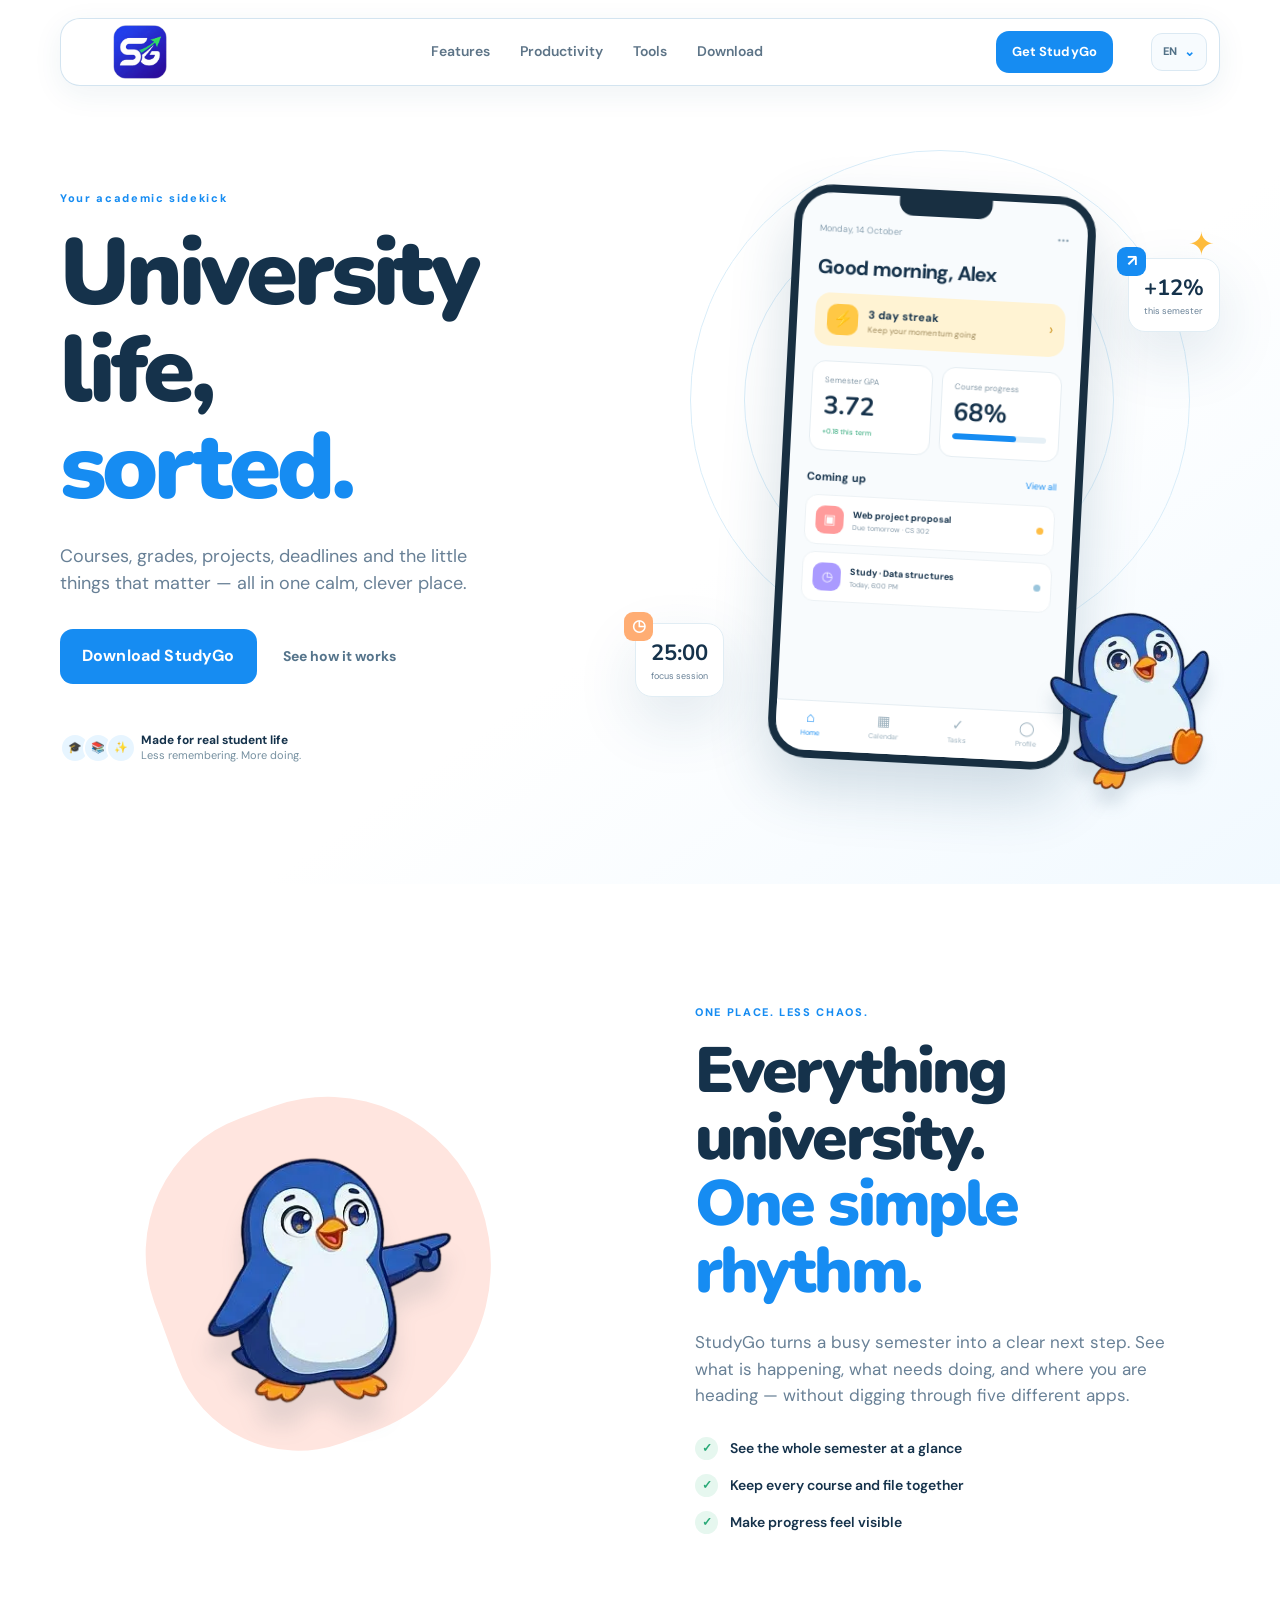
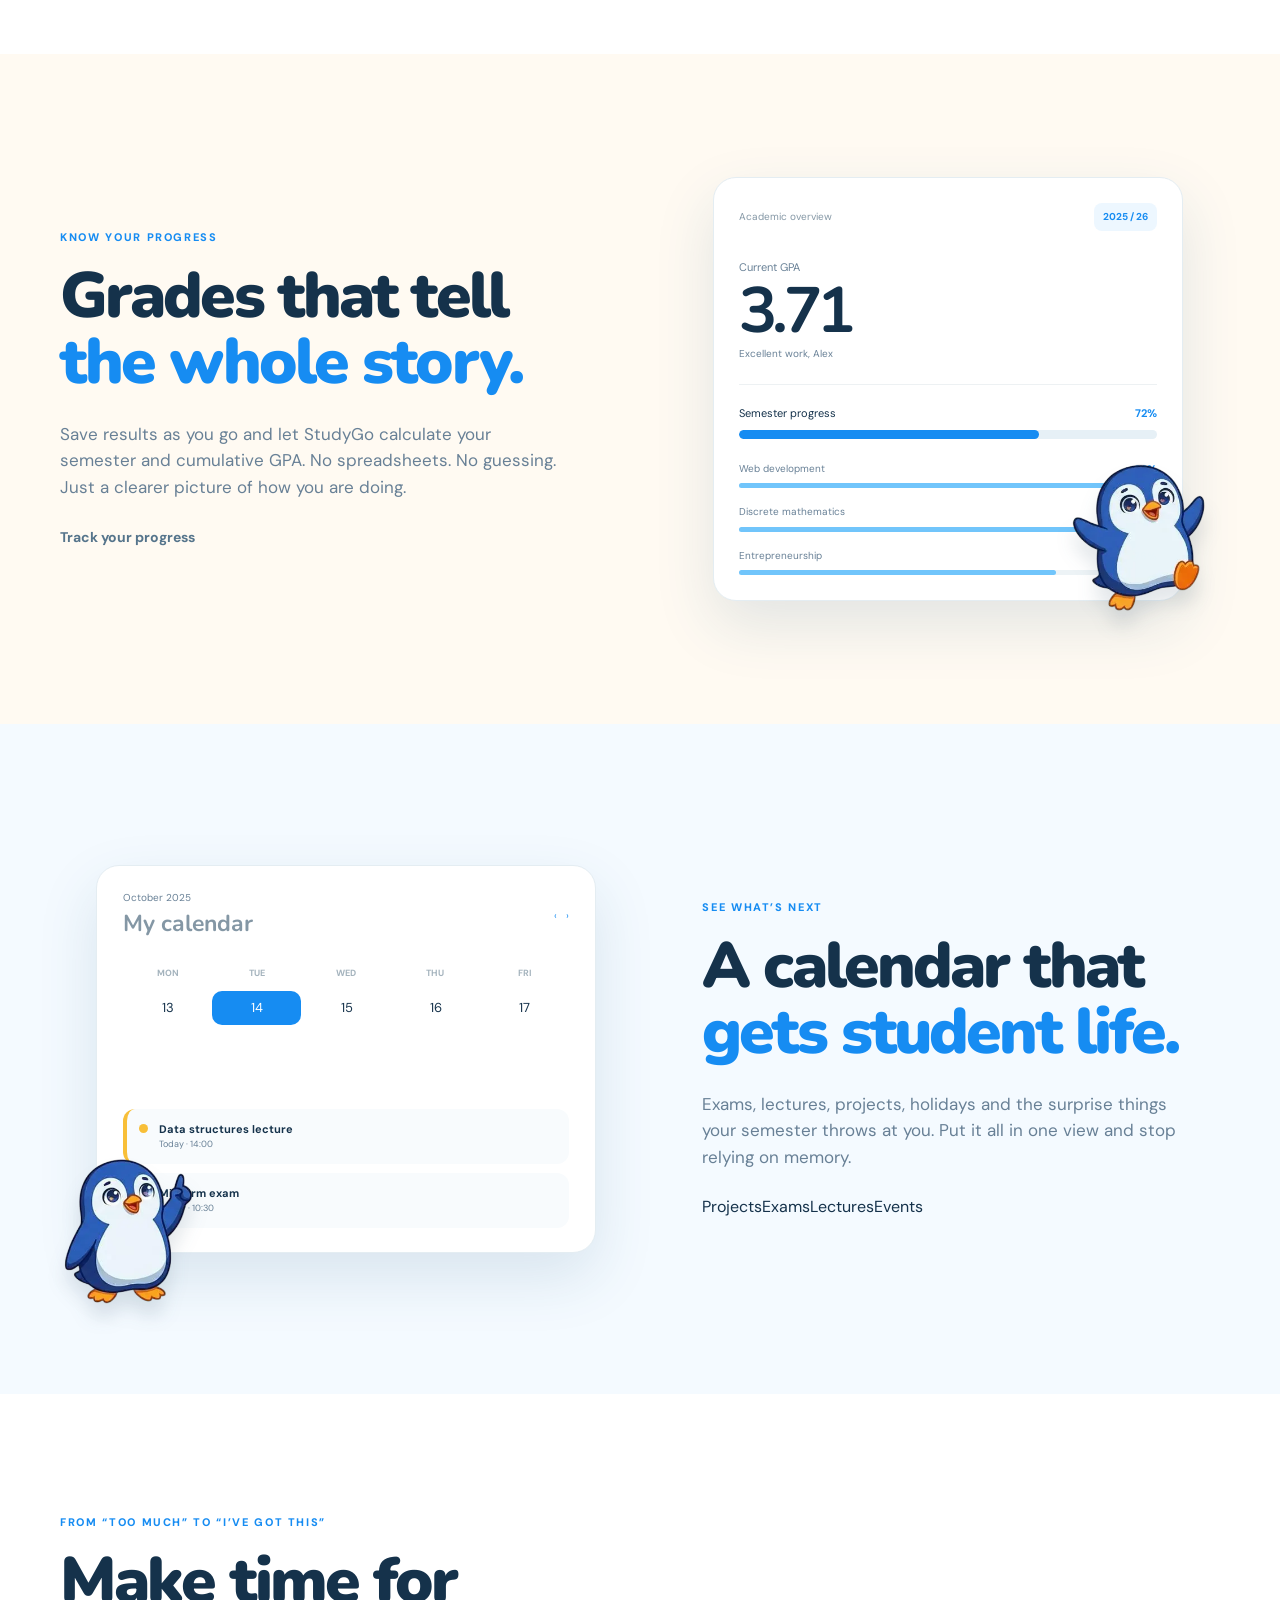
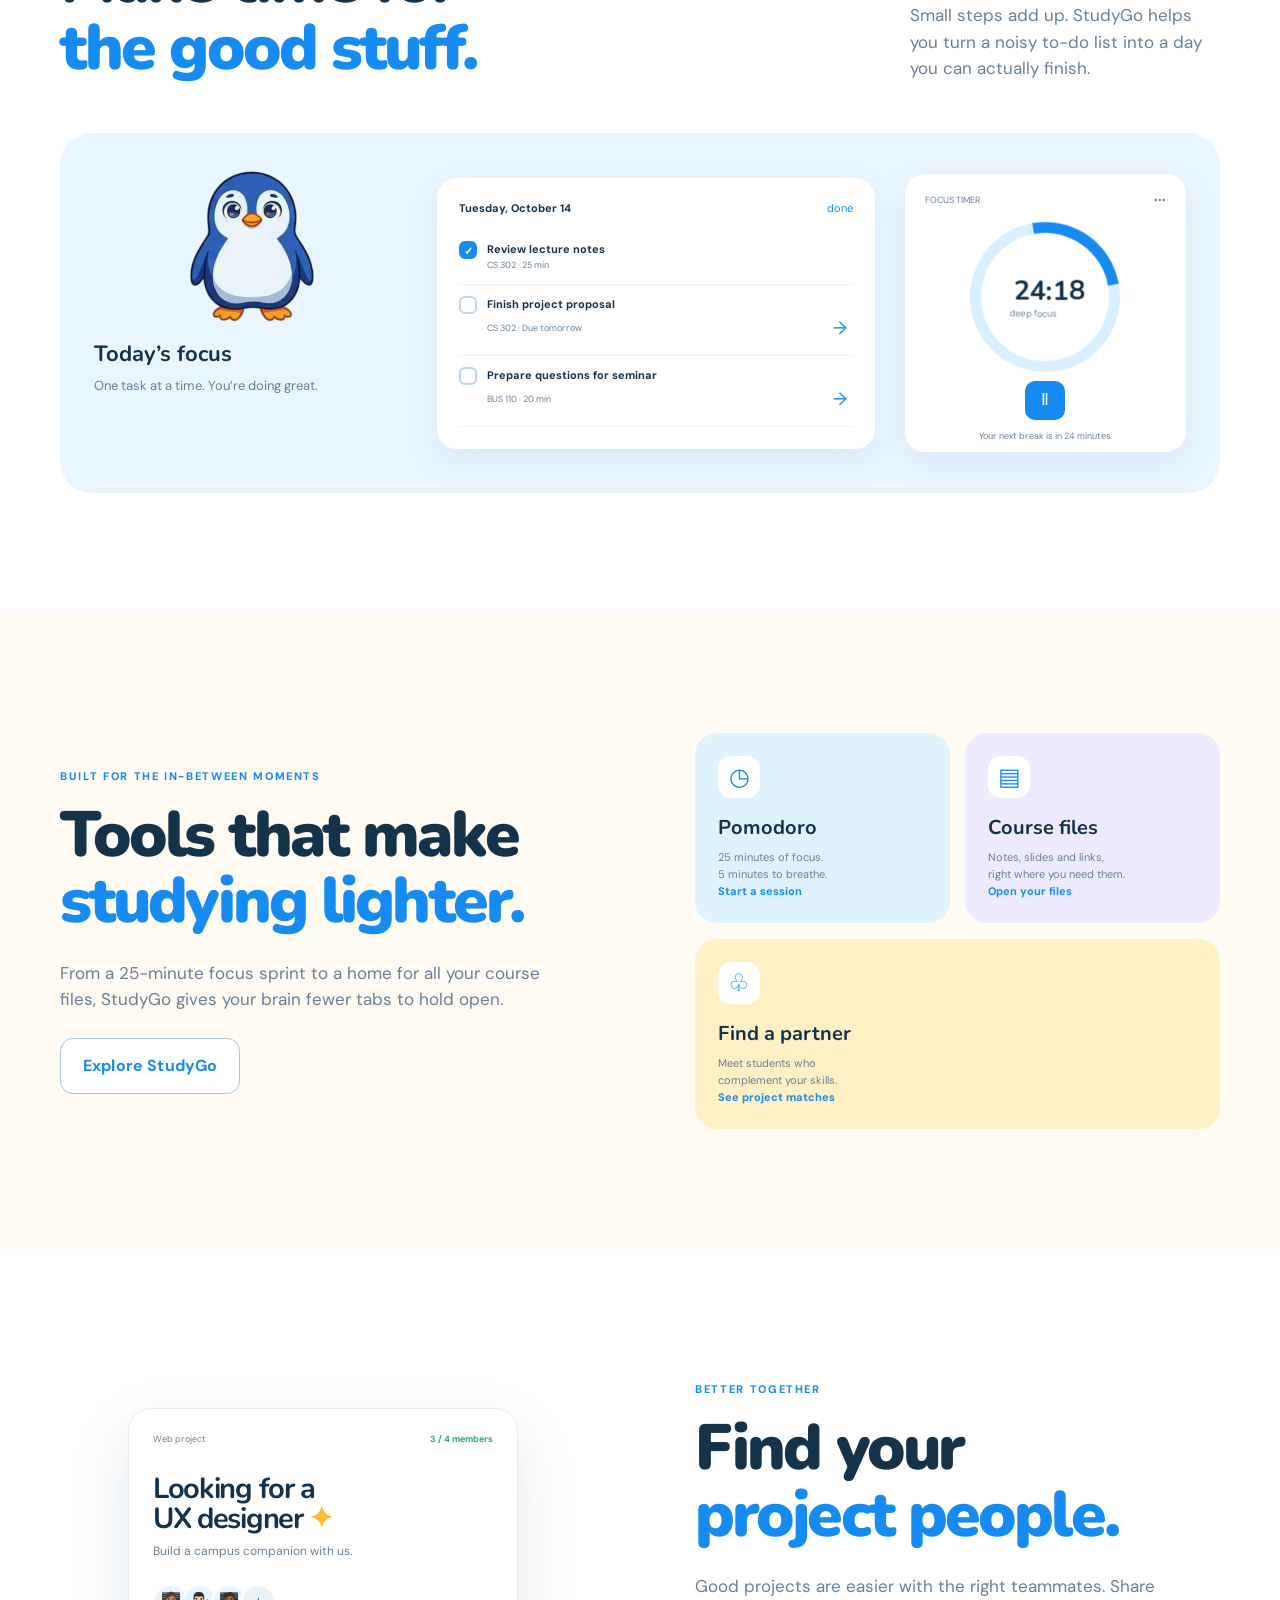
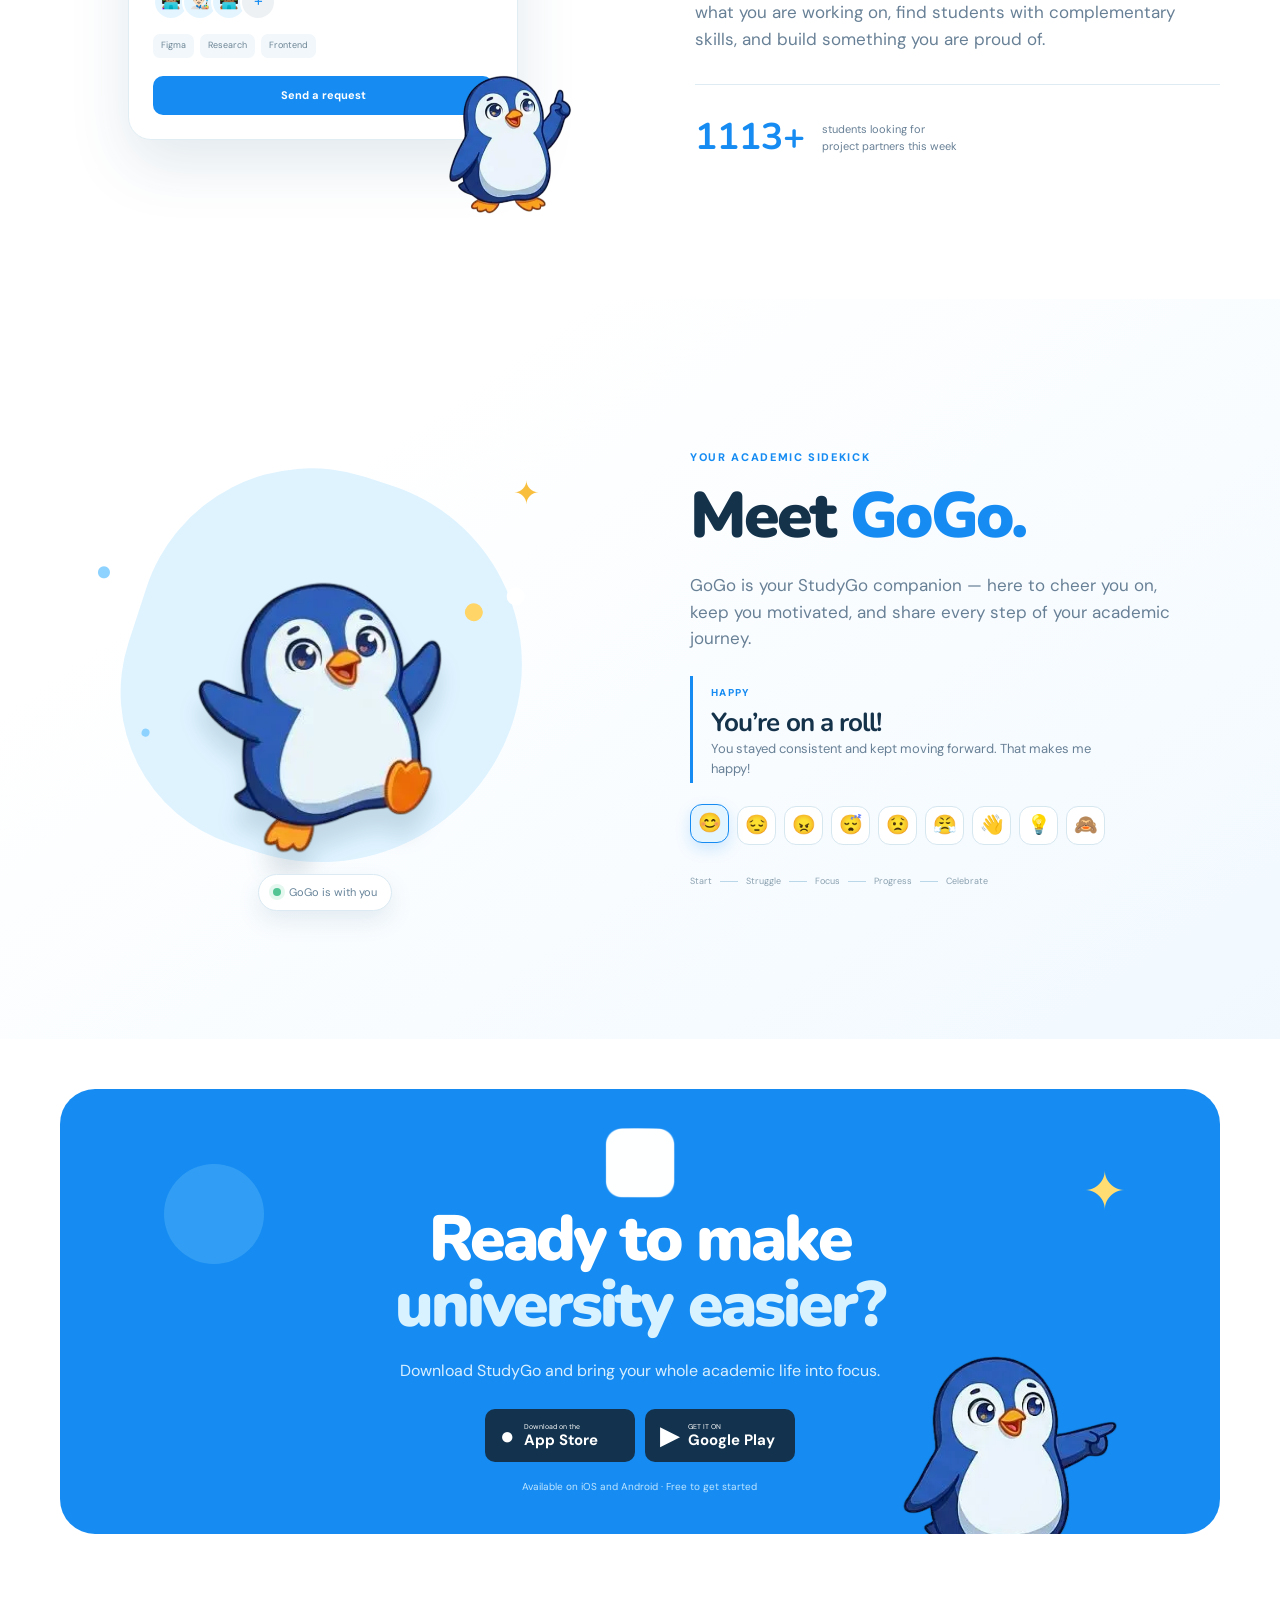
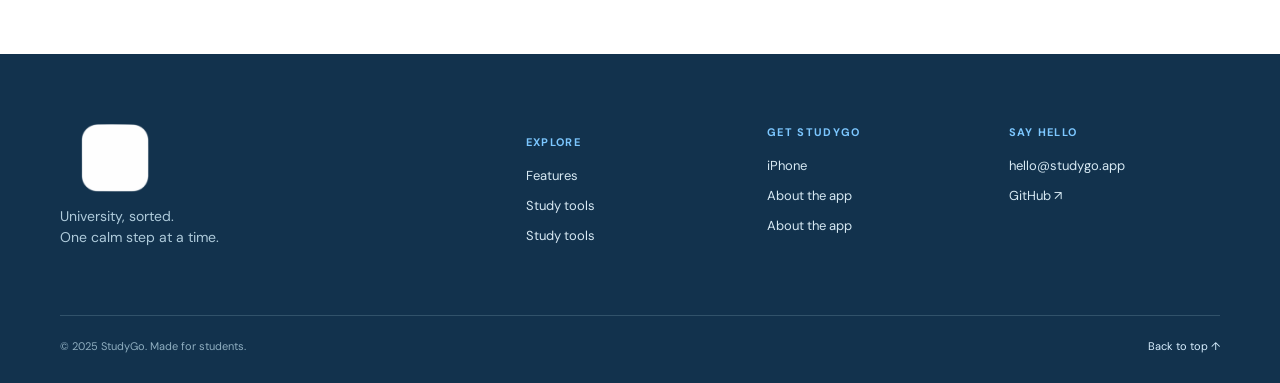
<file: index.html>
<!doctype html>
<html lang="en">
<head>
  <meta charset="UTF-8">

  <meta name="viewport" content="width=device-width, initial-scale=1">

  <!-- SEO -->
  <title>StudyGo — Organize Your University Life</title>

  <meta
    name="description"
    content="StudyGo helps university students organize courses, grades, projects, deadlines, files, and study time in one simple place."
  >

  <meta name="robots" content="index, follow">

  <link rel="canonical" href="https://study-go-web.vercel.app/">

  <!-- Open Graph -->
  <meta property="og:type" content="website">
  <meta property="og:url" content="https://study-go-web.vercel.app/">
  <meta property="og:title" content="StudyGo — Organize Your University Life">
  <meta
    property="og:description"
    content="A simple place for university students to organize courses, grades, projects, deadlines, and study time."
  >
  <meta
    property="og:image"
    content="https://github.com/moh-bash/StudyGO-web/raw/main/assets/cover.webp"
  >
  <meta property="og:image:alt" content="StudyGo — University Student App">

  <!-- Twitter / X -->
  <meta name="twitter:card" content="summary_large_image">
  <meta name="twitter:title" content="StudyGo — Organize Your University Life">
  <meta
    name="twitter:description"
    content="Organize your courses, grades, projects, deadlines, and study time with StudyGo."
  >
  <meta
    name="twitter:image"
    content="https://github.com/moh-bash/StudyGO-web/raw/main/assets/cover.webp"
  >

  <!-- Favicon -->
  <link rel="icon" href="assets/Logo.webp" type="image/webp">

  <!-- Fonts -->
  <link rel="preconnect" href="https://fonts.googleapis.com">
  <link rel="preconnect" href="https://fonts.gstatic.com" crossorigin>

  <link
    href="https://fonts.googleapis.com/css2?family=DM+Sans:wght@400;500;600;700&family=IBM+Plex+Sans+Arabic:wght@400;500;600;700&family=Nunito:wght@700;800;900&display=swap"
    rel="stylesheet"
  >

  <!-- Styles -->
  <link rel="stylesheet" href="css/styles.css">
</head>
<body>
  <div class="scroll-progress" aria-hidden="true"><i></i></div>
  <header class="site-header" id="top">
    <nav class="nav container" aria-label="Main navigation">
      <a class="brand" href="#top" aria-label="StudyGo home"><img src="assets/Logo.webp" alt="StudyGo"></a>
      <div class="nav-links">
        <a href="#features">Features</a><a href="#productivity">Productivity</a><a href="#tools">Tools</a><a href="#download">Download</a>
      </div>
      <a class="button button-small button-blue nav-cta" href="#download">Get StudyGo <span>↗</span></a>
      <div class="language-switcher">
        <button class="language-toggle" type="button" aria-expanded="false" aria-controls="language-menu" aria-label="Choose language"><span>EN</span><b>⌄</b></button>
        <div class="language-menu" id="language-menu" role="menu">
          <button type="button" role="menuitem" data-language="en">English</button>
          <button type="button" role="menuitem" data-language="ar">العربية</button>
        </div>
      </div>
      <button class="menu-toggle" type="button" aria-expanded="false" aria-controls="mobile-menu"><span></span><span></span><span></span><b class="sr-only">Open menu</b></button>
    </nav>
    <div class="mobile-menu container" id="mobile-menu">
      <a href="#features">Features</a><a href="#productivity">Productivity</a><a href="#tools">Tools</a><a href="#download">Download</a>
      <div class="mobile-language" aria-label="Choose language"><button type="button" data-language="en">EN</button><span>|</span><button type="button" data-language="ar">العربية</button></div>
    </div>
  </header>

  <main>
    <section class="hero section-pad">
      <div class="hero-orbit orbit-one"></div><div class="hero-orbit orbit-two"></div>
      <div class="container hero-grid">
        <div class="hero-copy reveal">
          <div class="eyebrow"><span class="eyebrow-dot"></span> Your academic sidekick</div>
          <h1>University life,<br><em>sorted.</em></h1>
          <p class="hero-lede">Courses, grades, projects, deadlines and the little things that matter — all in one calm, clever place.</p>
          <div class="hero-actions"><a class="button button-blue" href="#download">Download StudyGo <span>↗</span></a><a class="text-link" href="#features">See how it works <span>↓</span></a></div>
          <div class="hero-note"><span class="avatar-stack"><i>🎓</i><i>📚</i><i>✨</i></span><span><strong>Made for real student life</strong><br>Less remembering. More doing.</span></div>
        </div>
        <div class="hero-visual reveal reveal-delay">
          <div class="spark spark-yellow">✦</div><div class="spark spark-blue">✦</div>
          <div class="phone phone-hero">
            <div class="phone-notch"></div>
            <div class="app-top"><span class="app-greeting">Monday, 14 October</span><b>•••</b></div>
            <h3>Good morning, M Bashir<span>👋</span></h3>
            <div class="streak"><div class="streak-icon">⚡</div><div><strong>3 day streak</strong><small>Keep your momentum going</small></div><span class="mini-arrow">›</span></div>
            <div class="app-stat-row"><div><small>Semester GPA</small><strong data-counter="3.72" data-decimals="2">0</strong><span class="positive">+0.18 this term</span></div><div><small>Course progress</small><strong data-counter="68" data-suffix="%">0</strong><div class="tiny-progress"><i data-progress="68"></i></div></div></div>
            <div class="app-section-title"><strong>Coming up</strong><a href="#">View all</a></div>
            <div class="task-row motion-item"><span class="task-icon pink">▣</span><div><strong>Web project proposal</strong><small>Due tomorrow · CS 302</small></div><b class="task-dot"></b></div>
            <div class="task-row motion-item"><span class="task-icon purple">◷</span><div><strong>Study · Data structures</strong><small>Today, 6:00 PM</small></div><b class="task-dot done"></b></div>
            <div class="app-nav"><span class="active">⌂<small>Home</small></span><span>▦<small>Calendar</small></span><span>✓<small>Tasks</small></span><span>◯<small>Profile</small></span></div>
          </div>
          <img class="hero-penguin" src="assets/Happy.webp" alt="Happy StudyGo penguin mascot">
          <div class="float-card grade-card"><span>↗</span><strong>+12%</strong><small>this semester</small></div>
          <div class="float-card focus-card"><span>◷</span><strong>25:00</strong><small>focus session</small></div>
        </div>
      </div>
    </section>

    <section class="intro section-pad" id="features" data-motion-section>
      <div class="container intro-grid">
        <div class="intro-art reveal"><div class="blob blob-coral"></div><img src="assets/Idea.webp" alt="StudyGo penguin thinking of a plan"></div>
        <div class="intro-copy reveal"><div class="section-kicker">ONE PLACE. LESS CHAOS.</div><h2>Everything university.<br><span>One simple rhythm.</span></h2><p>StudyGo turns a busy semester into a clear next step. See what is happening, what needs doing, and where you are heading — without digging through five different apps.</p><div class="check-list"><div><b>✓</b><span>See the whole semester at a glance</span></div><div><b>✓</b><span>Keep every course and file together</span></div><div><b>✓</b><span>Make progress feel visible</span></div></div></div>
      </div>
    </section>

    <section class="feature-section grades section-pad" data-motion-section>
      <div class="container feature-grid">
        <div class="feature-copy reveal"><div class="section-kicker">KNOW YOUR PROGRESS</div><h2>Grades that tell<br><span>the whole story.</span></h2><p>Save results as you go and let StudyGo calculate your semester and cumulative GPA. No spreadsheets. No guessing. Just a clearer picture of how you are doing.</p><a class="text-link blue-link" href="#download">Track your progress <span>→</span></a></div>
        <div class="grade-visual reveal"><div class="grade-sheet"><div class="sheet-top"><span>Academic overview</span><b>2025 / 26</b></div>        <div class="big-grade"><span>Current GPA</span><strong data-counter="3.72" data-decimals="2">0</strong><small>Excellent work, Mohamad Bashir <i>✦</i></small></div><div class="bar-label"><span>Semester progress</span><b data-counter="72" data-suffix="%">0</b></div><div class="long-bar"><i data-progress="72"></i></div><div class="course-bars"><div><span><b>CS 302</b> Web development</span><strong data-counter="92" data-suffix="%">0</strong><i><em data-progress="92"></em></i></div><div><span><b>MATH 204</b> Discrete mathematics</span><strong data-counter="84" data-suffix="%">0</strong><i><em data-progress="84"></em></i></div><div><span><b>BUS 110</b> Entrepreneurship</span><strong data-counter="76" data-suffix="%">0</strong><i><em data-progress="76"></em></i></div></div></div><img class="section-penguin penguin-grade" src="assets/Happy.webp" alt="Proud StudyGo penguin mascot"></div>
      </div>
    </section>

    <section class="feature-section calendar-section section-pad" data-motion-section>
      <div class="container feature-grid reverse">
        <div class="calendar-visual reveal"><div class="calendar-card"><div class="calendar-head"><div><small>October 2025</small><strong>My calendar</strong></div><span>‹ &nbsp; ›</span></div><div class="week"><b>MON</b><b>TUE</b><b>WED</b><b>THU</b><b>FRI</b></div><div class="dates"><span>13</span><span class="selected">14</span><span>15</span><span>16</span><span>17</span></div><div class="cal-events"><div class="cal-event blue-event"><i></i><span><b>Web project proposal</b><small>Due tomorrow · 09:00</small></span></div><div class="cal-event yellow-event"><i></i><span><b>Data structures lecture</b><small>Today · 14:00</small></span></div><div class="cal-event pink-event"><i></i><span><b>Midterm exam</b><small>Friday · 10:30</small></span></div></div></div><img class="section-penguin penguin-calendar" src="assets/Explaining.webp" alt="StudyGo penguin explaining a calendar"></div>
        <div class="feature-copy reveal"><div class="section-kicker">SEE WHAT'S NEXT</div><h2>A calendar that<br><span>gets student life.</span></h2><p>Exams, lectures, projects, holidays and the surprise things your semester throws at you. Put it all in one view and stop relying on memory.</p><div class="mini-pill-row"><span>Projects</span><span>Exams</span><span>Lectures</span><span>Events</span></div></div>
      </div>
    </section>

    <section class="productivity section-pad" id="productivity" data-motion-section>
      <div class="container productivity-head reveal"><div><div class="section-kicker">FROM “TOO MUCH” TO “I’VE GOT THIS”</div><h2>Make time for<br><span>the good stuff.</span></h2></div><p>Small steps add up. StudyGo helps you turn a noisy to-do list into a day you can actually finish.</p></div>
      <div class="container productivity-board reveal"><div class="board-copy"><img src="assets/Neutral.webp" alt="Focused StudyGo penguin mascot"><div><strong>Today’s focus</strong><p>One task at a time. You’re doing great.</p></div></div><div class="board-tasks"><div class="task-header"><strong>Tuesday, October 14</strong><span><b data-counter="4">0</b> of 6 done</span></div><div class="big-task completed motion-item"><b>✓</b><span>Review lecture notes</span><small>CS 302 · 25 min</small></div><div class="big-task motion-item"><b></b><span>Finish project proposal</span><small>CS 302 · Due tomorrow</small><button aria-label="Open task">→</button></div><div class="big-task motion-item"><b></b><span>Prepare questions for seminar</span><small>BUS 110 · 20 min</small><button aria-label="Open task">→</button></div></div><div class="pomodoro"><div class="pomodoro-top"><span>FOCUS TIMER</span><b>•••</b></div><div class="timer-ring"><strong>24:18</strong><small>deep focus</small></div><button class="pause-button">Ⅱ</button><div class="timer-caption">Your next break is in 24 minutes</div></div></div>
    </section>

    <section class="tools section-pad" id="tools" data-motion-section>
      <div class="container tools-grid"><div class="tools-copy reveal"><div class="section-kicker">BUILT FOR THE IN-BETWEEN MOMENTS</div><h2>Tools that make<br><span>studying lighter.</span></h2><p>From a 25-minute focus sprint to a home for all your course files, StudyGo gives your brain fewer tabs to hold open.</p><a class="button button-outline" href="#download">Explore StudyGo <span>→</span></a></div><div class="tool-cards reveal"><div class="tool-card tool-blue"><span class="tool-icon">◷</span><strong>Pomodoro</strong><small>25 minutes of focus.<br>5 minutes to breathe.</small><b>Start a session&nbsp; →</b></div><div class="tool-card tool-lilac"><span class="tool-icon">▤</span><strong>Course files</strong><small>Notes, slides and links,<br>right where you need them.</small><b>Open your files&nbsp; →</b></div><div class="tool-card tool-yellow"><span class="tool-icon">♧</span><strong>Find a partner</strong><small>Meet classmates who<br>complement your skills.</small><b>See project matches&nbsp; →</b></div></div></div>
    </section>

    <section class="partners section-pad" data-motion-section>
      <div class="container partners-grid"><div class="partner-visual reveal"><div class="partner-card"><div class="partner-top"><span>CS 302 · Web project</span><b>3 / 4 members</b></div><h3>Looking for a<br>UX designer <span>✦</span></h3><p>Build a campus companion with us.</p><div class="people"><i>👩🏽‍💻</i><i>👨🏻‍🎨</i><i>🧑🏾‍💻</i><i class="plus">+</i></div><div class="skill-tags"><span>Figma</span><span>Research</span><span>Frontend</span></div><button class="request-button">Send a request&nbsp; →</button></div><img src="assets/Explaining.webp" alt="StudyGo penguin helping students collaborate"></div><div class="partners-copy reveal"><div class="section-kicker">BETTER TOGETHER</div><h2>Find your<br><span>project people.</span></h2><p>Good projects are easier with the right teammates. Share what you are working on, find students with complementary skills, and build something you are proud of.</p>      <div class="partner-stat"><strong data-counter="1240" data-suffix="+">0</strong><span>students looking for<br>project partners this week</span></div></div></div>
    </section>

    <section class="gogo-section section-pad" id="gogo" data-motion-section>
      <div class="container gogo-grid">
        <div class="gogo-stage reveal">
          <div class="gogo-bubble bubble-one">✦</div><div class="gogo-bubble bubble-two">•</div>
          <div class="gogo-halo"></div>
          <div class="gogo-character"><img id="gogo-image" src="assets/Happy.webp" alt="GoGo the StudyGo penguin looking happy"></div>
          <div class="gogo-caption"><span class="gogo-status"></span><span>GoGo is with you</span></div>
        </div>
        <div class="gogo-content reveal">
          <div class="section-kicker">YOUR ACADEMIC SIDEKICK</div>
          <h2>Meet <span>GoGo.</span></h2>
          <p class="gogo-intro">GoGo is your StudyGo companion — here to cheer you on, keep you motivated, and share every step of your academic journey.</p>
          <div class="gogo-message" aria-live="polite">
            <span class="gogo-message-label">Happy</span>
            <h3 id="gogo-title">You’re on a roll!</h3>
            <p id="gogo-copy">You stayed consistent and kept moving forward. That makes me happy!</p>
          </div>
          <div class="emotion-picker" aria-label="Choose GoGo's mood">
            <button class="emotion-button active" type="button" data-emotion="happy" aria-label="Show GoGo happy" aria-pressed="true">😊</button>
            <button class="emotion-button" type="button" data-emotion="sad" aria-label="Show GoGo sad" aria-pressed="false">😔</button>
            <button class="emotion-button" type="button" data-emotion="angry" aria-label="Show GoGo angry" aria-pressed="false">😠</button>
            <button class="emotion-button" type="button" data-emotion="tired" aria-label="Show GoGo tired" aria-pressed="false">😴</button>
            <button class="emotion-button" type="button" data-emotion="worried" aria-label="Show GoGo worried" aria-pressed="false">😟</button>
            <button class="emotion-button" type="button" data-emotion="grumpy" aria-label="Show GoGo grumpy" aria-pressed="false">😤</button>
            <button class="emotion-button" type="button" data-emotion="friendly" aria-label="Show GoGo friendly" aria-pressed="false">👋</button>
            <button class="emotion-button" type="button" data-emotion="idea" aria-label="Show GoGo having an idea" aria-pressed="false">💡</button>
            <button class="emotion-button" type="button" data-emotion="shy" aria-label="Show GoGo shy" aria-pressed="false">🙈</button>
          </div>
          <div class="gogo-journey"><span>Start</span><i></i><span>Struggle</span><i></i><span>Focus</span><i></i><span>Progress</span><i></i><span>Celebrate</span></div>
        </div>
      </div>
    </section>

    <section class="download section-pad" id="download">
      <div class="container download-box"><div class="download-shape shape-left"></div><div class="download-content reveal"><a class="download-logo-link" href="#top" aria-label="Back to StudyGo home"><img class="download-logo" src="assets/Logo.webp" alt="StudyGo logo"></a><h2>Ready to make<br><span>university easier?</span></h2><p>Download StudyGo and bring your whole academic life into focus.</p><div class="store-buttons"><a href="https://github.com/moh-bash/StudyGO-app" target="_blank" rel="noopener noreferrer" class="store-button" aria-label="Download on the App Store"><b>●</b><span><small>Download on the</small>App Store</span></a><a href="https://github.com/moh-bash/StudyGO-app" target="_blank" rel="noopener noreferrer" class="store-button" aria-label="Get it on Google Play"><b>▶</b><span><small>GET IT ON</small>Google Play</span></a></div><small class="coming">Available on iOS and Android · Free to get started</small></div><img class="download-penguin" src="assets/Idea.webp" alt="Excited StudyGo penguin mascot"><div class="download-shape shape-right">✦</div></div>
    </section>
  </main>

  <footer class="site-footer"><div class="container footer-grid"><div><a class="brand footer-brand" href="#top" aria-label="Back to StudyGo home"><img src="assets/Logo.webp" alt="StudyGo"></img><p>University, sorted.<br>One calm step at a time.</p></div><div class="footer-links"><div><strong>Explore</strong><a href="#features">Features</a><a href="#productivity">Productivity</a><a href="#tools">Study tools</a></div><div><strong>Get StudyGo</strong><a href="">iPhone</a><a href="#download">Android</a><a href="#download">About the app</a></div><div><strong>Say hello</strong><a href="mailto:hello@studygo.app">hello@studygo.app</a><a href="https://github.com/moh-bash" target="_blank" rel="noopener noreferrer">GitHub ↗</a></div></div></div><div class="container footer-bottom"><span>© 2025 StudyGo. Made for students.</span><a href="#top">Back to top ↑</a></div></footer>
  <script src="js/main.js"></script>
</body>
</html>
</file>
<file: css/styles.css>
:root{--blue:#168cf2;--blue-dark:#0c65c7;--blue-pale:#eaf6ff;--ink:#15324b;--muted:#688096;--line:#dbe9f3;--yellow:#ffd567;--coral:#ff927d;--lilac:#c5b9ff;--cream:#fffaf2;--shadow:0 24px 60px rgba(30,84,125,.13);--radius:28px;--font-body:"DM Sans",sans-serif;--font-display:"Nunito",sans-serif}
[dir=rtl]{--font-body:"IBM Plex Sans Arabic","DM Sans",sans-serif;--font-display:"IBM Plex Sans Arabic","Nunito",sans-serif}
*{box-sizing:border-box}html{scroll-behavior:smooth}body{margin:0;color:var(--ink);font-family:var(--font-body);font-size:16px;line-height:1.55;background:#fff;overflow-x:hidden}a{color:inherit;text-decoration:none}button{font:inherit}img{max-width:100%;display:block}.container{width:min(1160px,calc(100% - 48px));margin:auto}.section-pad{padding:120px 0}.sr-only{position:absolute;width:1px;height:1px;padding:0;margin:-1px;overflow:hidden;clip:rect(0,0,0,0);white-space:nowrap;border:0}.site-header{position:fixed;z-index:20;top:18px;left:0;width:100%}.nav{height:68px;padding:0 12px 0 20px;background:rgba(255,255,255,.88);backdrop-filter:blur(18px);border:1px solid rgba(201,222,237,.8);border-radius:20px;display:flex;align-items:center;justify-content:space-between;box-shadow:0 8px 30px rgba(35,86,120,.07)}.brand img{width:118px;height:54px;object-fit:contain}.nav-links{display:flex;gap:34px;color:#5d7487;font-size:14px;font-weight:600}.nav-links a:hover,.footer-links a:hover{color:var(--blue)}.button{border:0;border-radius:13px;padding:15px 22px;display:inline-flex;align-items:center;gap:14px;font-weight:700;letter-spacing:.01em;transition:.2s ease;cursor:pointer}.button:hover{transform:translateY(-3px);box-shadow:0 12px 22px rgba(22,140,242,.2)}.button-blue{background:var(--blue);color:#fff}.button-blue:hover{background:var(--blue-dark)}.button-small{padding:11px 16px;font-size:13px}.button-outline{border:1.5px solid #a9c7da;color:var(--blue);background:#fff}.menu-toggle,.mobile-menu{display:none}
.hero{min-height:820px;padding-top:190px;background:linear-gradient(145deg,#fff 60%,#f1f9ff 100%);position:relative}.hero-grid{display:grid;grid-template-columns:47% 53%;align-items:center;gap:20px}.eyebrow,.section-kicker{color:var(--blue);font-weight:800;font-size:11px;letter-spacing:.15em}.eyebrow{display:flex;align-items:center;gap:9px;margin-bottom:18px}.eyebrow-dot{width:9px;height:9px;border-radius:50%;background:var(--yellow)}h1,h2,h3{font-family:var(--font-display);margin:0;letter-spacing:-.045em;line-height:1.04}h1{font-size:clamp(64px,7.3vw,104px);font-weight:900;color:var(--ink)}h1 em{font-style:normal;color:var(--blue)}h2{font-size:clamp(42px,5vw,70px);font-weight:900}h2 span{color:var(--blue)}p{color:var(--muted);font-size:17px}.hero-lede{font-size:18px;max-width:460px;margin:26px 0 31px}.hero-actions{display:flex;align-items:center;gap:26px}.text-link{font-weight:700;color:#55748b;font-size:14px}.text-link span{color:var(--blue);padding-left:5px}.hero-note{display:flex;gap:12px;align-items:center;margin-top:48px;color:#7690a0;font-size:11px;line-height:1.35}.hero-note strong{color:var(--ink);font-size:12px}.avatar-stack{display:flex}.avatar-stack i{font-style:normal;width:30px;height:30px;display:grid;place-items:center;background:#e7f5ff;border-radius:50%;margin-right:-7px;border:2px solid white}.hero-visual{min-height:540px;position:relative;display:grid;place-items:center}.phone{background:#f8fbfd;border:8px solid #182f41;border-radius:38px;box-shadow:0 28px 60px rgba(37,83,116,.2);color:var(--ink);overflow:hidden;position:relative}.phone-hero{width:302px;min-height:574px;padding:30px 18px 0;transform:rotate(3deg);z-index:2}.phone-notch{position:absolute;top:0;left:50%;width:93px;height:19px;transform:translateX(-50%);background:#182f41;border-radius:0 0 14px 14px}.app-top{display:flex;justify-content:space-between;color:#8ba2b2;font-size:9px;margin-bottom:20px}.phone h3{font-family:var(--font-body);font-size:20px;letter-spacing:-.03em;margin-bottom:15px}.streak{display:flex;align-items:center;gap:10px;background:#fff3d3;border-radius:15px;padding:11px 12px;margin-bottom:15px}.streak-icon{width:31px;height:31px;border-radius:10px;background:#ffc845;display:grid;place-items:center;color:#fff}.streak strong,.streak small{display:block}.streak strong{font-size:11px}.streak small{font-size:8px;color:#9b8658}.mini-arrow{margin-left:auto;color:#d09a2a}.app-stat-row{display:grid;grid-template-columns:1fr 1fr;gap:9px;margin-bottom:18px}.app-stat-row>div{background:#fff;border:1px solid #e5edf2;border-radius:13px;padding:12px}.app-stat-row small,.app-stat-row strong,.app-stat-row span{display:block}.app-stat-row small{font-size:8px;color:#8196a5}.app-stat-row strong{font-size:25px;font-family:var(--font-display);margin:1px 0}.positive{font-size:7px;color:#22a271}.tiny-progress,.long-bar{height:6px;background:#e6f0f6;border-radius:10px;overflow:hidden}.tiny-progress i,.long-bar i{display:block;width:68%;height:100%;background:var(--blue);border-radius:10px}.app-section-title{display:flex;justify-content:space-between;align-items:center;font-size:11px;margin-bottom:9px}.app-section-title a{color:var(--blue);font-size:9px}.task-row{display:flex;align-items:center;gap:9px;background:#fff;border-radius:12px;padding:10px;margin-bottom:7px;border:1px solid #edf2f5}.task-icon{height:28px;width:28px;border-radius:9px;display:grid;place-items:center;color:#fff;font-size:13px}.pink{background:#ff9b9b}.purple{background:#aa9aff}.task-row strong,.task-row small{display:block}.task-row strong{font-size:9px}.task-row small{font-size:7px;color:#8297a7}.task-dot{width:7px;height:7px;border-radius:50%;background:#ffbe45;margin-left:auto}.task-dot.done{background:#9ac5dc}.app-nav{position:absolute;bottom:0;left:0;width:100%;height:50px;background:#fff;border-top:1px solid #e5edf2;display:flex;justify-content:space-around;text-align:center;padding-top:9px;color:#9bb0bd}.app-nav span{font-size:14px;line-height:1}.app-nav small{display:block;font-size:7px;margin-top:5px}.app-nav .active{color:var(--blue)}.hero-penguin{position:absolute;width:190px;right:12px;bottom:-33px;z-index:3;filter:drop-shadow(0 16px 8px rgba(36,75,103,.14))}.float-card{position:absolute;background:white;box-shadow:var(--shadow);border:1px solid #e1edf4;border-radius:17px;padding:12px 15px;z-index:4}.float-card span{display:grid;place-items:center;position:absolute;left:-12px;top:-12px;width:29px;height:29px;color:#fff;border-radius:9px;background:var(--blue);font-weight:bold}.float-card strong,.float-card small{display:block}.float-card strong{font-family:var(--font-display);font-size:22px}.float-card small{font-size:9px;color:var(--muted)}.grade-card{right:20px;top:68px}.focus-card{left:10px;bottom:67px}.focus-card span{background:#ffad73}.spark{position:absolute;font-size:32px}.spark-yellow{right:4%;top:30px;color:#ffbd3d}.spark-blue{left:10%;bottom:78px;color:#7dc8ff}.hero-orbit{position:absolute;border-radius:50%;border:1px solid #d9edf9}.orbit-one{width:500px;height:500px;right:7%;top:150px}.orbit-two{width:370px;height:370px;right:13%;top:215px}
.intro{background:#fff}.intro-grid,.feature-grid,.tools-grid,.partners-grid{display:grid;grid-template-columns:1fr 1fr;align-items:center;gap:110px}.intro-art{height:410px;position:relative;display:grid;place-items:center}.intro-art img{width:280px;position:relative;z-index:1;filter:drop-shadow(0 25px 10px rgba(51,81,102,.12))}.blob{position:absolute;width:340px;height:340px;border-radius:47% 53% 58% 42%;transform:rotate(-20deg)}.blob-coral{background:#ffe5df}.intro-copy{max-width:500px}.section-kicker{margin-bottom:17px}.intro-copy p,.feature-copy p,.tools-copy p,.partners-copy p{max-width:500px;margin:25px 0}.check-list{display:grid;gap:14px;margin-top:29px}.check-list div{display:flex;gap:12px;align-items:center;font-size:14px;font-weight:600}.check-list b{width:23px;height:23px;border-radius:50%;background:#e6f7ef;color:#29a977;display:grid;place-items:center;font-size:12px}.grades{background:var(--cream)}.feature-grid{gap:70px}.feature-grid.reverse{grid-template-columns:1.05fr .95fr}.grade-visual,.calendar-visual{min-height:430px;position:relative;display:grid;place-items:center}.grade-sheet,.calendar-card{background:white;border:1px solid #e4edf2;border-radius:23px;box-shadow:var(--shadow)}.grade-sheet{width:min(470px,100%);padding:25px}.sheet-top,.calendar-head{display:flex;justify-content:space-between;align-items:center;color:#8497a5;font-size:10px}.sheet-top b{color:var(--blue);background:#edf7ff;padding:6px 9px;border-radius:8px}.big-grade{padding:28px 0 22px;border-bottom:1px solid #edf1f3}.big-grade span,.big-grade small{display:block;color:var(--muted);font-size:11px}.big-grade strong{font-family:var(--font-display);font-size:64px;letter-spacing:-.07em;display:block;line-height:1.1}.big-grade small{font-size:10px}.big-grade i{color:#f6bb3d;font-style:normal}.bar-label{display:flex;justify-content:space-between;font-size:11px;margin:20px 0 8px}.bar-label b{color:var(--blue)}.long-bar{height:9px}.long-bar i{width:72%}.course-bars{display:grid;gap:16px;margin-top:22px}.course-bars div{position:relative}.course-bars span{font-size:10px;color:var(--muted);display:block}.course-bars b{color:var(--ink);margin-right:7px}.course-bars strong{position:absolute;right:0;top:0;color:var(--blue);font-size:11px}.course-bars i{display:block;height:5px;background:#edf3f6;border-radius:4px;margin-top:7px}.course-bars em{display:block;height:100%;background:#71c5fb;border-radius:4px}.section-penguin{position:absolute;width:157px;filter:drop-shadow(0 15px 9px rgba(40,70,90,.13))}.penguin-grade{right:0;bottom:-13px}.calendar-section{background:#f4faff}.calendar-card{width:min(500px,100%);padding:24px 26px}.calendar-head strong,.calendar-head small{display:block}.calendar-head small{font-size:10px;color:var(--muted)}.calendar-head strong{font-family:var(--font-display);font-size:23px}.calendar-head>span{color:var(--blue)}.week,.dates{display:grid;grid-template-columns:repeat(5,1fr);text-align:center}.week{margin-top:26px;color:#a4b3bd;font-size:9px}.dates{margin:10px 0 20px;font-size:13px}.dates span{padding:7px}.dates .selected{background:var(--blue);color:#fff;border-radius:10px}.cal-events{display:grid;gap:9px}.cal-event{display:flex;gap:11px;padding:12px;background:#f8fbfd;border-radius:12px;border-left:4px solid}.cal-event i{width:9px;height:9px;border-radius:50%;margin-top:3px}.cal-event b,.cal-event small{display:block}.cal-event b{font-size:11px}.cal-event small{font-size:9px;color:var(--muted)}.blue-event{border-color:var(--blue)}.blue-event i{background:var(--blue)}.yellow-event{border-color:#f8bf38}.yellow-event i{background:#f8bf38}.pink-event{border-color:#ff8c9d}.pink-event i{background:#ff8c9d}.penguin-calendar{left:-7px;bottom:-30px}
.productivity{background:#fff}.productivity-head{display:flex;justify-content:space-between;align-items:end;margin-bottom:52px}.productivity-head p{max-width:310px;margin:0}.productivity-board{background:#eaf6ff;border-radius:32px;min-height:360px;padding:34px;display:grid;grid-template-columns:1fr 1.4fr .9fr;gap:30px;align-items:center;overflow:hidden;position:relative}.board-copy{align-self:start}.board-copy img{width:155px;margin:0 auto 15px}.board-copy strong{font-family:var(--font-display);font-size:22px;display:block}.board-copy p{font-size:13px;margin-top:4px}.board-tasks{background:#fff;padding:22px;border-radius:20px;box-shadow:0 12px 30px rgba(80,139,180,.11)}.task-header{display:flex;justify-content:space-between;font-size:11px;margin-bottom:13px}.task-header span{color:var(--blue)}.big-task{display:grid;grid-template-columns:20px 1fr auto;align-items:center;column-gap:8px;padding:11px 0;border-bottom:1px solid #edf2f5}.big-task>b{width:18px;height:18px;border:2px solid #bdd7e8;border-radius:6px;display:grid;place-items:center;color:#fff;font-size:11px}.big-task.completed>b{background:var(--blue);border-color:var(--blue)}.big-task span{font-size:11px;font-weight:700}.big-task small{grid-column:2;font-size:9px;color:var(--muted)}.big-task button{border:0;background:none;color:var(--blue);font-size:18px}.pomodoro{height:278px;background:#fff;border-radius:20px;padding:20px;text-align:center;box-shadow:0 12px 30px rgba(80,139,180,.11)}.pomodoro-top{display:flex;justify-content:space-between;font-size:9px;color:var(--muted)}.timer-ring{width:150px;height:150px;margin:14px auto 9px;border-radius:50%;display:grid;place-content:center;border:11px solid #d8f0ff;border-top-color:var(--blue);transform:rotate(35deg)}.timer-ring strong,.timer-ring small{display:block;transform:rotate(-35deg)}.timer-ring strong{font-family:var(--font-display);font-size:27px}.timer-ring small{font-size:9px;color:var(--muted)}.pause-button{border:0;background:var(--blue);color:#fff;border-radius:10px;padding:7px 16px}.timer-caption{font-size:9px;color:var(--muted);margin-top:10px}
.gogo-section{background:linear-gradient(145deg,#fff 25%,#f1f9ff 100%);overflow:hidden}.gogo-grid{display:grid;grid-template-columns:1fr 1fr;align-items:center;gap:100px}.gogo-stage{min-height:500px;position:relative;display:grid;place-items:center}.gogo-halo{position:absolute;width:390px;height:390px;border-radius:48% 52% 56% 44%;background:#dff3ff;transform:rotate(18deg)}.gogo-halo:before,.gogo-halo:after{content:"";position:absolute;border-radius:50%;background:#fff}.gogo-halo:before{width:18px;height:18px;right:27px;top:58px;box-shadow:-35px 28px 0 #ffd567}.gogo-halo:after{width:8px;height:8px;left:40px;bottom:75px;background:#8ed2ff}.gogo-character{height:390px;width:310px;display:grid;place-items:end center;position:relative;z-index:1}.gogo-character img{width:290px;max-height:365px;object-fit:contain;filter:drop-shadow(0 22px 10px rgba(36,75,103,.15));transition:opacity .25s ease,transform .45s cubic-bezier(.22,1,.36,1)}.gogo-character img.switching{opacity:0;transform:translateY(12px) scale(.96)}.gogo-caption{position:absolute;bottom:8px;z-index:2;background:#fff;border:1px solid #dbeaf3;border-radius:20px;padding:9px 14px;display:flex;align-items:center;gap:8px;font-size:11px;color:#668399;box-shadow:0 10px 25px rgba(30,84,125,.1)}.gogo-status{width:8px;height:8px;border-radius:50%;background:#53c493;box-shadow:0 0 0 4px #e5f8ef}.gogo-bubble{position:absolute;z-index:2;color:var(--blue);font-size:32px}.bubble-one{top:50px;right:50px;color:#f8be3e}.bubble-two{left:35px;top:115px;font-size:50px;color:#8ed2ff}.gogo-content{max-width:520px}.gogo-intro{max-width:480px;margin:23px 0 22px}.gogo-message{border-left:3px solid var(--blue);padding:3px 0 3px 18px;margin:25px 0 23px}.gogo-message-label{color:var(--blue);font-size:10px;text-transform:uppercase;letter-spacing:.13em;font-weight:800}.gogo-message h3{font-family:var(--font-display);font-size:26px;margin:5px 0 3px;letter-spacing:-.035em}.gogo-message p{font-size:13px;margin:0;max-width:410px}.emotion-picker{display:flex;flex-wrap:wrap;gap:8px;max-width:430px}.emotion-button{width:39px;height:39px;border:1px solid #d6e7f0;background:#fff;border-radius:12px;display:grid;place-items:center;font-size:19px;cursor:pointer;transition:transform .2s ease,background .2s ease,border-color .2s ease,box-shadow .2s ease}.emotion-button:hover{transform:translateY(-3px);border-color:#8ac9f5}.emotion-button.active{background:#e4f5ff;border-color:var(--blue);box-shadow:0 6px 15px rgba(22,140,242,.18);transform:translateY(-2px)}.emotion-button:focus-visible{outline:3px solid #ffd567;outline-offset:3px}.gogo-journey{display:flex;align-items:center;gap:8px;margin-top:30px;color:#8aa0af;font-size:9px}.gogo-journey i{height:1px;width:18px;background:#b9d7e8}
.tools{background:var(--cream)}.tools-copy{max-width:480px}.tool-cards{display:grid;grid-template-columns:1fr 1fr;gap:15px}.tool-card{border-radius:22px;padding:23px;min-height:190px;display:flex;flex-direction:column}.tool-blue{background:#dff3ff}.tool-lilac{background:#eeeaff}.tool-yellow{background:#fff0c5}.tool-card:nth-child(3){grid-column:1/-1;min-height:150px}.tool-icon{font-size:24px;background:#fff;width:42px;height:42px;border-radius:13px;display:grid;place-items:center;margin-bottom:14px;color:var(--blue)}.tool-card strong{font-family:var(--font-display);font-size:20px}.tool-card small{font-size:11px;color:var(--muted);margin-top:6px}.tool-card b{font-size:11px;color:var(--blue);margin-top:auto}.partners{background:#fff}.partner-visual{min-height:410px;position:relative;display:grid;place-items:center}.partner-card{width:min(390px,90%);background:#fff;border:1px solid #e0edf3;box-shadow:var(--shadow);border-radius:23px;padding:24px;position:relative;z-index:1}.partner-top{display:flex;justify-content:space-between;font-size:9px;color:var(--muted)}.partner-top b{color:#28a579}.partner-card h3{font-size:29px;margin:27px 0 8px}.partner-card h3 span{color:#ffbb30}.partner-card p{font-size:12px;margin:0}.people{display:flex;margin:23px 0 14px}.people i{width:36px;height:36px;border-radius:50%;display:grid;place-items:center;font-style:normal;background:#e5f5ff;border:2px solid #fff;margin-left:-7px}.people i:first-child{margin-left:0}.people .plus{background:#edf1f4;color:var(--blue)}.skill-tags{display:flex;gap:6px}.skill-tags span{background:#f1f7fb;border-radius:7px;padding:5px 8px;font-size:9px;color:#6d8595}.request-button{width:100%;border:0;background:var(--blue);color:white;border-radius:10px;padding:11px;margin-top:18px;font-weight:700;font-size:11px}.partner-visual img{position:absolute;width:150px;right:-3px;bottom:-35px;z-index:2}.partner-stat{border-top:1px solid #dfebf2;margin-top:32px;padding-top:24px;display:flex;gap:17px;align-items:center}.partner-stat strong{font-family:var(--font-display);font-size:37px;color:var(--blue)}.partner-stat span{font-size:11px;color:var(--muted)}
.download{padding-top:50px;padding-bottom:120px}.download-box{min-height:445px;border-radius:35px;background:var(--blue);color:white;display:flex;align-items:center;justify-content:center;position:relative;overflow:hidden;text-align:center}.download-content{position:relative;z-index:2}.download-logo-link{display:block;width:max-content;margin:0 auto 8px;border-radius:14px;transition:transform .2s ease}.download-logo-link:hover{transform:translateY(-3px)}.download-logo{width:100px;height:70px;object-fit:contain;filter:brightness(0) invert(1)}.download h2{font-size:clamp(43px,5vw,68px)}.download h2 span{color:#d8f3ff}.download p{color:#d9efff;margin:20px auto 25px;font-size:16px}.store-buttons{display:flex;justify-content:center;gap:10px}.store-button{display:flex;align-items:center;gap:10px;background:#12324d;color:white;border-radius:10px;padding:8px 15px;min-width:150px;text-align:left}.store-button>b{font-size:24px}.store-button span{font-weight:700;font-size:15px;line-height:1}.store-button small{font-size:7px;font-weight:400;display:block;margin-bottom:3px}.coming{display:block;color:#bfe5ff;font-size:10px;margin-top:17px}.download-penguin{position:absolute;bottom:-42px;right:8%;width:245px;z-index:1}.download-shape{position:absolute;font-size:52px;color:#7cc7ff}.shape-left{left:9%;top:75px;width:100px;height:100px;background:#4faff7;border-radius:50%;opacity:.5}.shape-right{right:8%;top:62px;color:#ffdd72}
.site-footer{background:#12324d;color:#fff;padding:70px 0 28px}.footer-grid{display:grid;grid-template-columns:1fr 1.8fr;gap:80px}.footer-brand img{width:110px;height:68px;object-fit:contain;filter:brightness(0) invert(1)}.site-footer p{color:#afcbdb;font-size:14px}.footer-links{display:grid;grid-template-columns:repeat(3,1fr);gap:30px}.footer-links strong,.footer-links a{display:block}.footer-links strong{font-size:11px;color:#7cc7ff;letter-spacing:.12em;text-transform:uppercase;margin-bottom:15px}.footer-links a{font-size:13px;color:#d7e9f3;margin:10px 0}.footer-bottom{border-top:1px solid rgba(203,233,247,.17);margin-top:52px;padding-top:22px;display:flex;justify-content:space-between;color:#8faec0;font-size:11px}.footer-bottom a{color:#d8efff}
.reveal{opacity:0;transform:translateY(22px);transition:opacity .7s ease,transform .7s ease}.reveal.visible{opacity:1;transform:none}.reveal-delay{transition-delay:.15s}@media(max-width:850px){.nav-links,.nav-cta{display:none}.menu-toggle{display:grid;gap:4px;background:none;border:0;padding:12px}.menu-toggle span{width:23px;height:2px;background:var(--ink);display:block}.mobile-menu{display:none;background:#fff;border:1px solid var(--line);border-radius:16px;margin-top:8px;padding:14px 20px;box-shadow:var(--shadow)}.mobile-menu.open{display:grid}.mobile-menu a{padding:11px 0;font-weight:700;font-size:14px}.hero{padding-top:145px;min-height:auto}.hero-grid,.intro-grid,.feature-grid,.feature-grid.reverse,.tools-grid,.partners-grid{grid-template-columns:1fr;gap:55px}.hero-copy{max-width:600px}.hero-visual{min-height:590px}.section-pad{padding:85px 0}.intro-art{order:2}.intro-copy{order:1}.feature-copy{order:1}.grade-visual,.calendar-visual,.partner-visual{order:2}.productivity-head{display:block}.productivity-head p{margin-top:20px}.productivity-board{grid-template-columns:1fr;gap:18px;padding:24px}.board-copy{display:flex;align-items:center;gap:18px}.board-copy img{width:100px;margin:0}.pomodoro{max-width:320px;margin:auto}.download-penguin{right:-2%;width:190px;opacity:.65}.footer-grid{grid-template-columns:1fr;gap:35px}.footer-links{gap:18px}.site-footer{padding-top:55px}}@media(max-width:520px){.container{width:min(100% - 32px,1160px)}h1{font-size:62px}.hero-lede{font-size:16px}.hero-actions{gap:16px;flex-wrap:wrap}.phone-hero{width:274px;min-height:540px}.hero-penguin{width:145px;right:0}.grade-card{right:-4px}.focus-card{left:-4px}.orbit-one{width:320px;height:320px;right:0}.orbit-two{display:none}.hero-visual{min-height:550px}.intro-art{height:300px}.blob{width:260px;height:260px}.intro-art img{width:220px}.grade-sheet,.calendar-card{padding:18px}.section-penguin{width:120px}.penguin-grade{right:-10px}.calendar-card{margin-bottom:20px}.productivity-board{border-radius:23px}.tool-cards{grid-template-columns:1fr}.tool-card:nth-child(3){grid-column:auto}.store-buttons{flex-direction:column;align-items:center}.store-button{width:190px}.download-box{padding:55px 20px;min-height:520px}.download-penguin{bottom:-23px;right:-15px;opacity:.5}.footer-links{grid-template-columns:1fr 1fr}.footer-links div:last-child{grid-column:1/-1}.footer-bottom{display:block}.footer-bottom a{display:block;margin-top:10px}}
@media(prefers-reduced-motion:reduce){html{scroll-behavior:auto}.reveal{opacity:1;transform:none;transition:none}.button{transition:none}}

/* Motion layer: keeps the existing visual system, adding responsive storytelling. */
.scroll-progress{position:fixed;z-index:30;top:0;left:0;width:100%;height:3px;pointer-events:none;background:transparent}.scroll-progress i{display:block;width:0;height:100%;background:var(--blue);transform-origin:left;border-radius:0 4px 4px 0}
.site-header.scrolled .nav{height:58px;box-shadow:0 12px 32px rgba(35,86,120,.13);background:rgba(255,255,255,.95)}.site-header.scrolled{top:10px}.site-header,.site-header .nav{transition:top .35s ease,height .35s ease,box-shadow .35s ease}
.hero-copy,.hero-visual{will-change:transform}.hero-orbit,.spark,.float-card,.hero-penguin{will-change:transform}.motion-item{will-change:transform,opacity}
.data-progress{width:0!important;transition:width 1.1s cubic-bezier(.22,1,.36,1)}[data-progress]{width:0!important;transition:width 1.1s cubic-bezier(.22,1,.36,1)}.course-bars em{transform-origin:left}
.motion-item{opacity:0;transform:translateY(12px)}.motion-item.motion-visible{opacity:1;transform:none;transition:opacity .55s ease,transform .65s cubic-bezier(.22,1,.36,1)}
.calendar-card .dates span,.cal-event,.tool-card,.partner-card,.big-task{will-change:transform,opacity}.calendar-card .dates span{opacity:0;transform:translateY(7px)}.calendar-card .dates span.motion-visible{opacity:1;transform:none;transition:opacity .35s ease,transform .45s ease}.cal-event{opacity:0;transform:translateX(-12px)}.cal-event.motion-visible{opacity:1;transform:none;transition:opacity .45s ease,transform .55s cubic-bezier(.22,1,.36,1)}
.tool-card:hover,.partner-card:hover,.grade-sheet:hover,.calendar-card:hover{transform:translateY(-6px);box-shadow:0 30px 65px rgba(30,84,125,.17);transition:transform .35s ease,box-shadow .35s ease}
.timer-ring{will-change:transform}.pause-button{transition:transform .2s ease,box-shadow .2s ease}.pause-button:hover{transform:scale(1.08);box-shadow:0 8px 18px rgba(22,140,242,.25)}
@media(max-width:850px){.site-header.scrolled{top:8px}.hero-orbit{opacity:.55}.hero-penguin{will-change:transform}.productivity-board .motion-item{transform:translateX(-12px)}.productivity-board .motion-item.motion-visible{transform:none}}
@media(max-width:850px){.gogo-grid{grid-template-columns:1fr;gap:40px}.gogo-stage{min-height:430px}.gogo-content{max-width:600px}.gogo-character{height:340px}.gogo-character img{width:250px;max-height:325px}.gogo-journey{max-width:430px}}
@media(max-width:520px){.gogo-stage{min-height:360px}.gogo-halo{width:285px;height:285px}.gogo-character{height:290px;width:270px}.gogo-character img{width:220px;max-height:275px}.gogo-bubble{font-size:25px}.bubble-one{right:18px;top:35px}.bubble-two{left:8px;top:90px;font-size:38px}.gogo-caption{bottom:-4px}.gogo-journey{gap:4px;font-size:8px}.gogo-journey i{width:9px}}
@media(prefers-reduced-motion:reduce){.scroll-progress{display:none}.site-header,.site-header .nav{transition:none}.site-header.scrolled .nav{height:68px}.motion-item,.calendar-card .dates span,.cal-event{opacity:1;transform:none}.data-progress,[data-progress]{width:var(--progress,100%)!important;transition:none}.tool-card:hover,.partner-card:hover,.grade-sheet:hover,.calendar-card:hover{transform:none;box-shadow:var(--shadow)}}
@media(prefers-reduced-motion:reduce){.gogo-character img,.emotion-button{transition:none}.gogo-character img.switching{opacity:1;transform:none}}

/* Keep the desktop navbar balanced after adding the locale control. */
@media(min-width:851px){
  .nav{display:grid;grid-template-columns:auto minmax(0,1fr) auto auto;column-gap:22px;justify-content:initial}
  .nav-links{justify-self:center;gap:30px}
  .nav-cta{justify-self:end}
  .language-switcher{margin-left:0}
}
@media(max-width:850px){
  .nav{display:flex;justify-content:space-between;gap:12px;padding-left:16px;padding-right:10px}
  .brand{min-width:0}
  .brand img{width:112px}
  .menu-toggle{margin-left:auto;flex:0 0 auto}
}
[dir=rtl] .nav{direction:rtl}

.language-switcher{position:relative;margin-left:16px}.language-toggle{display:flex;align-items:center;gap:7px;border:1px solid var(--line);background:#f7fbfe;border-radius:11px;padding:9px 11px;color:#527187;font-size:11px;font-weight:800;cursor:pointer}.language-toggle b{font-size:13px;color:var(--blue);line-height:1}.language-toggle:focus-visible,.language-menu button:focus-visible,.mobile-language button:focus-visible{outline:3px solid var(--yellow);outline-offset:2px}.language-menu{position:absolute;right:0;top:calc(100% + 8px);min-width:125px;padding:6px;background:#fff;border:1px solid var(--line);border-radius:13px;box-shadow:var(--shadow);opacity:0;visibility:hidden;transform:translateY(-5px);transition:opacity .2s ease,transform .2s ease,visibility .2s ease}.language-menu.open{opacity:1;visibility:visible;transform:none}.language-menu button{display:block;width:100%;border:0;background:none;border-radius:8px;padding:8px 10px;text-align:left;color:var(--muted);font-size:12px;cursor:pointer}.language-menu button:hover,.language-menu button.active{background:var(--blue-pale);color:var(--blue);font-weight:700}.mobile-language{display:none}.language-switcher+.menu-toggle{margin-left:0}
[dir=rtl] body{text-align:right}[dir=rtl] .language-menu{right:auto;left:0}[dir=rtl] .language-menu button{text-align:right}[dir=rtl] .language-switcher{margin-left:0;margin-right:16px}[dir=rtl] .hero-actions,[dir=rtl] .hero-note,[dir=rtl] .check-list div,[dir=rtl] .gogo-caption,[dir=rtl] .gogo-journey{direction:rtl}[dir=rtl] .hero-orbit,[dir=rtl] .hero-penguin,[dir=rtl] .download-penguin{transform:scaleX(-1)}[dir=rtl] .hero-penguin{right:auto;left:12px}[dir=rtl] .grade-card{right:auto;left:20px}[dir=rtl] .focus-card{left:auto;right:10px}[dir=rtl] .gogo-message{border-left:0;border-right:3px solid var(--blue);padding-left:0;padding-right:18px}[dir=rtl] .big-task{direction:rtl}[dir=rtl] .footer-bottom{direction:rtl}
[dir=rtl] h1,[dir=rtl] h2,[dir=rtl] h3{letter-spacing:-.025em;line-height:1.2}[dir=rtl] p{line-height:1.8}[dir=rtl] .hero-lede,[dir=rtl] .intro-copy p,[dir=rtl] .feature-copy p,[dir=rtl] .tools-copy p,[dir=rtl] .partners-copy p{line-height:1.85}[dir=rtl] .button span,[dir=rtl] .text-link span{display:inline-block;transform:scaleX(-1)}
@media(max-width:850px){.language-switcher{display:none}.mobile-language{display:flex;align-items:center;gap:9px;border-top:1px solid var(--line);margin-top:8px;padding-top:11px}.mobile-language button{border:0;background:none;color:var(--muted);font-size:13px;font-weight:700;padding:5px;cursor:pointer}.mobile-language button.active{color:var(--blue)}[dir=rtl] .mobile-language{justify-content:flex-start}}
</file>
